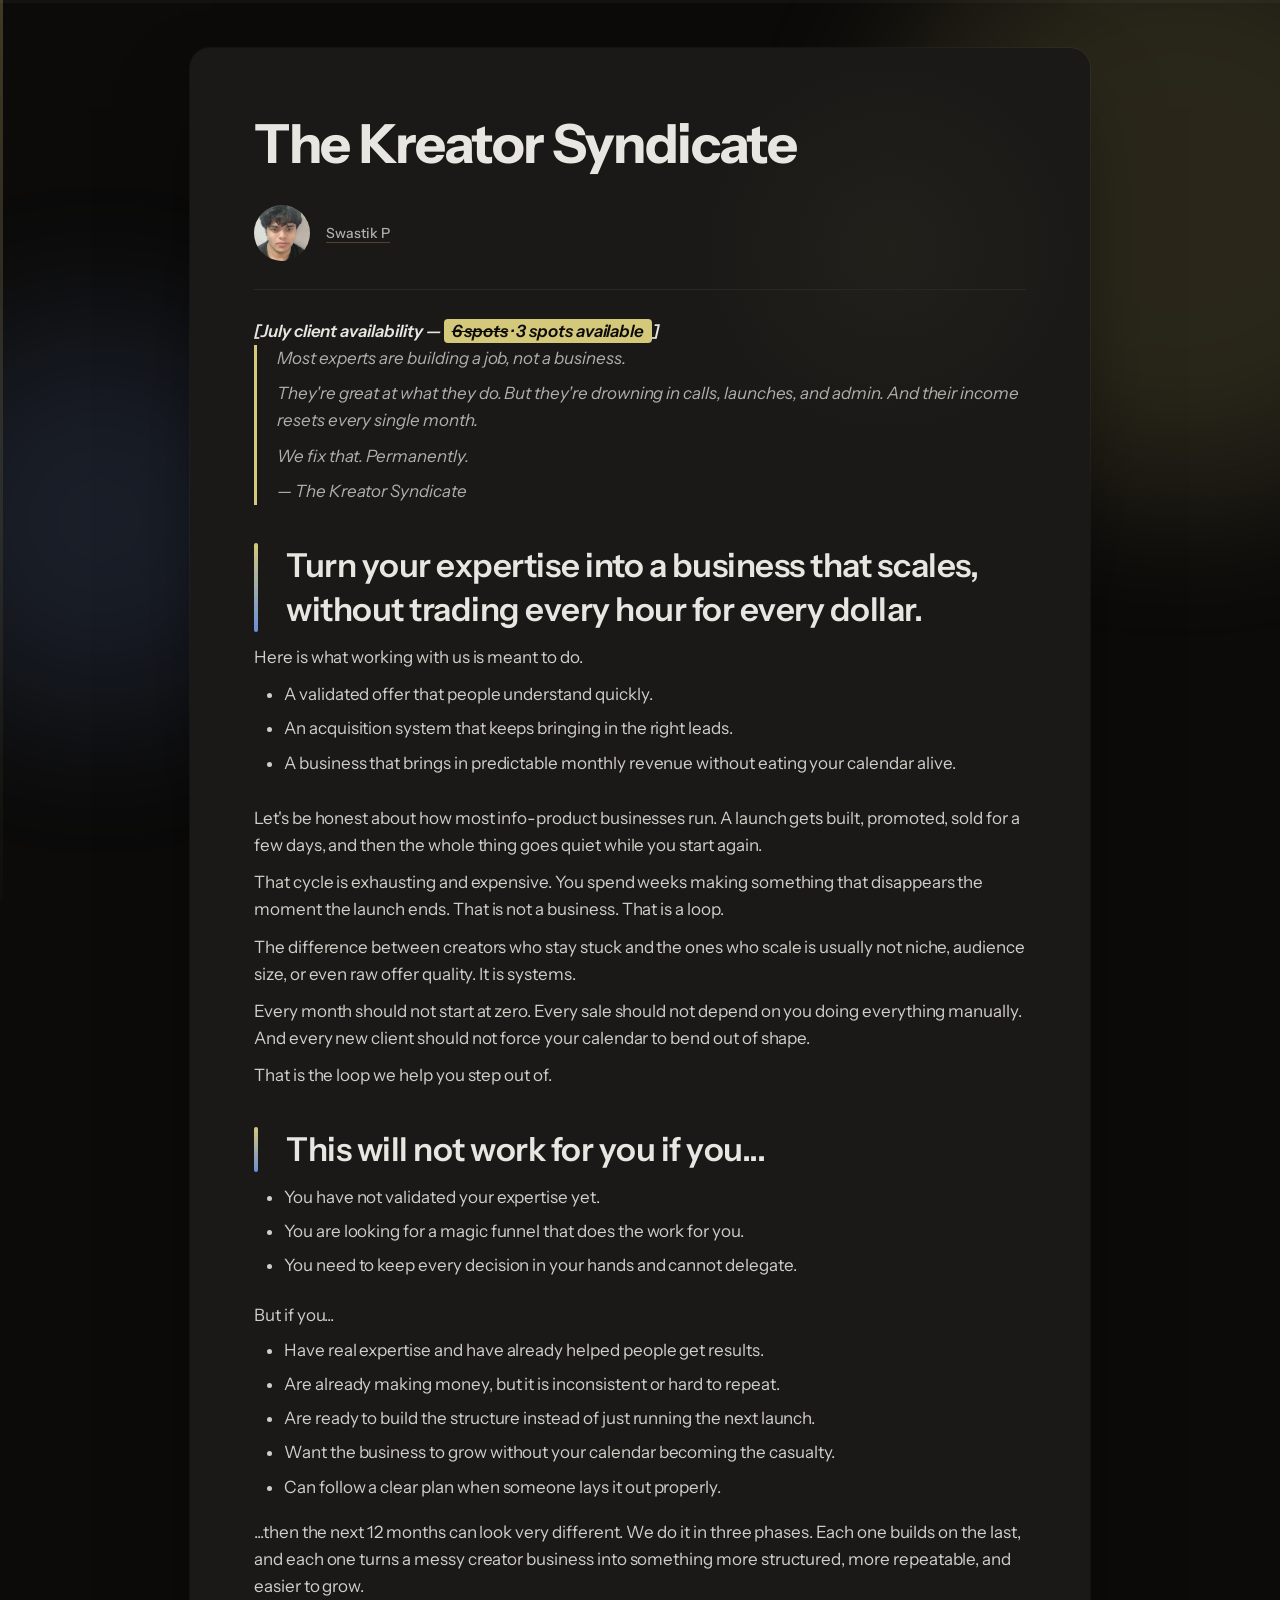
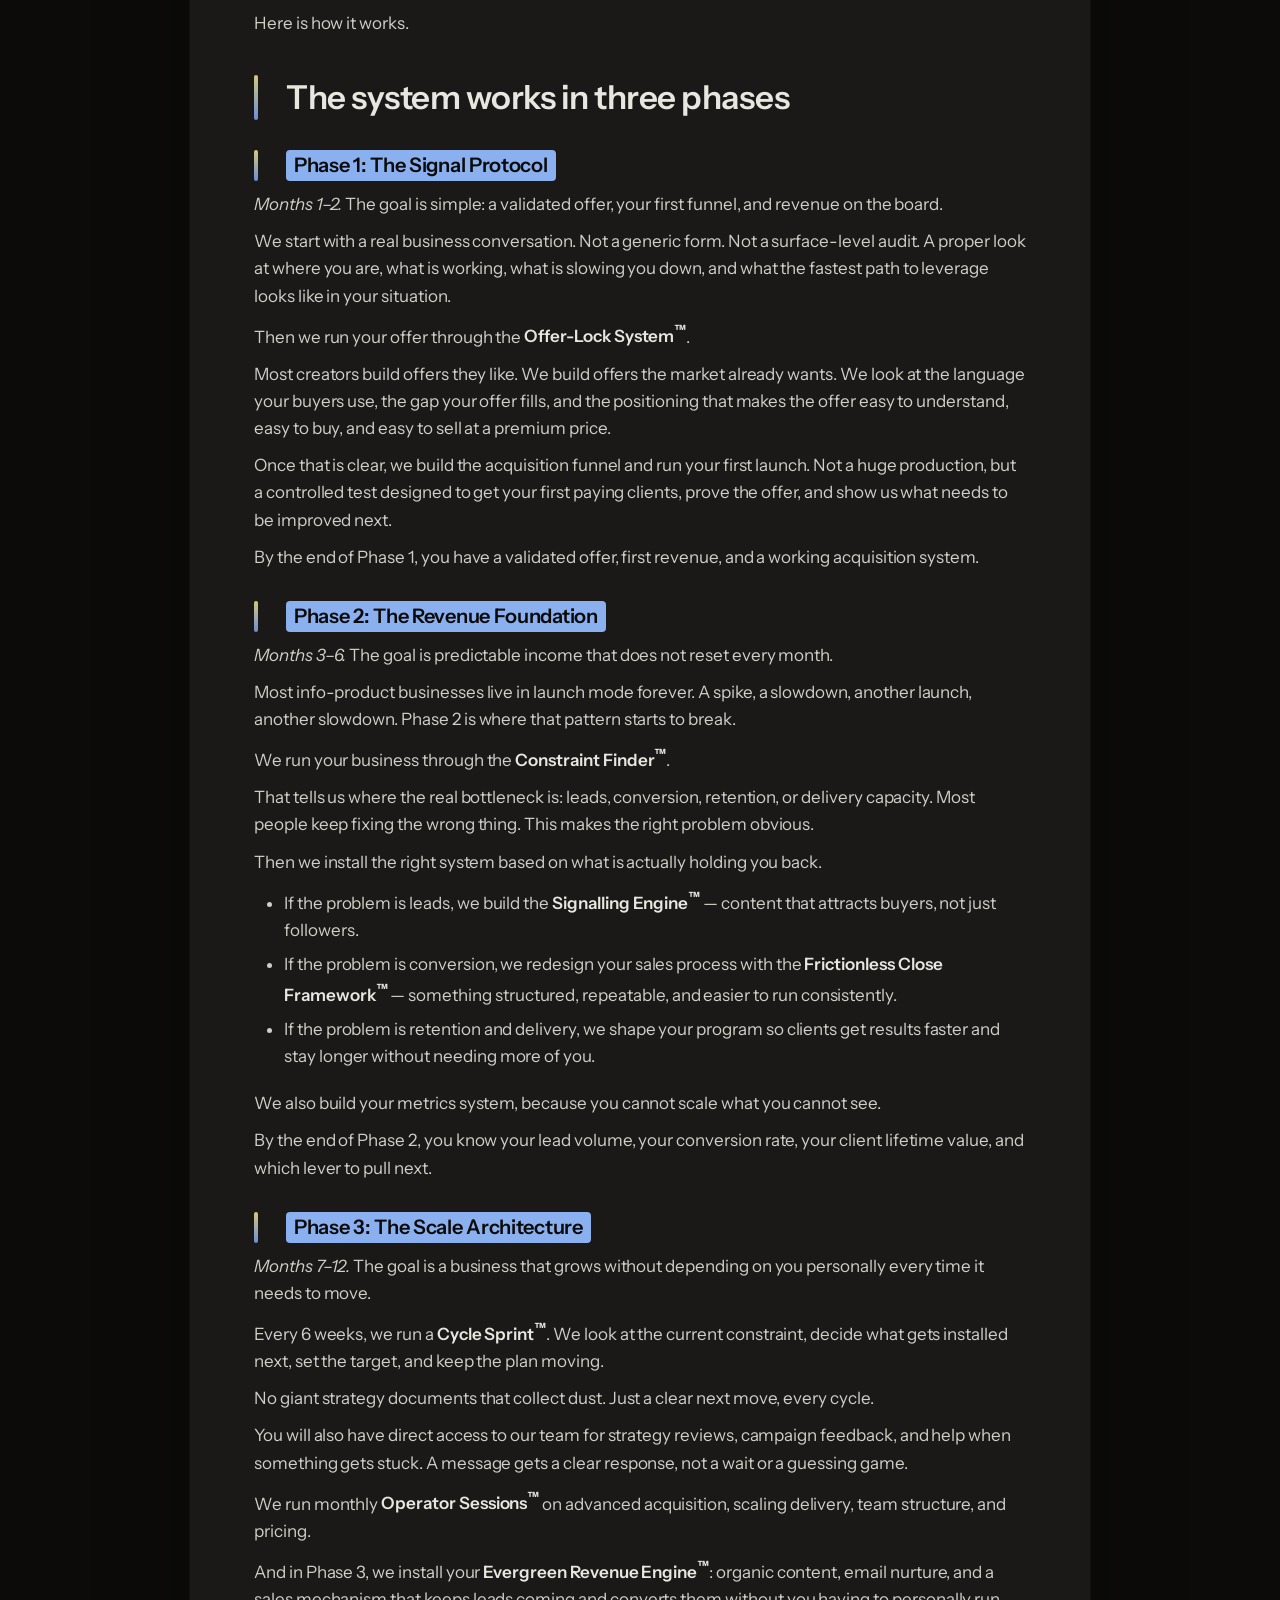
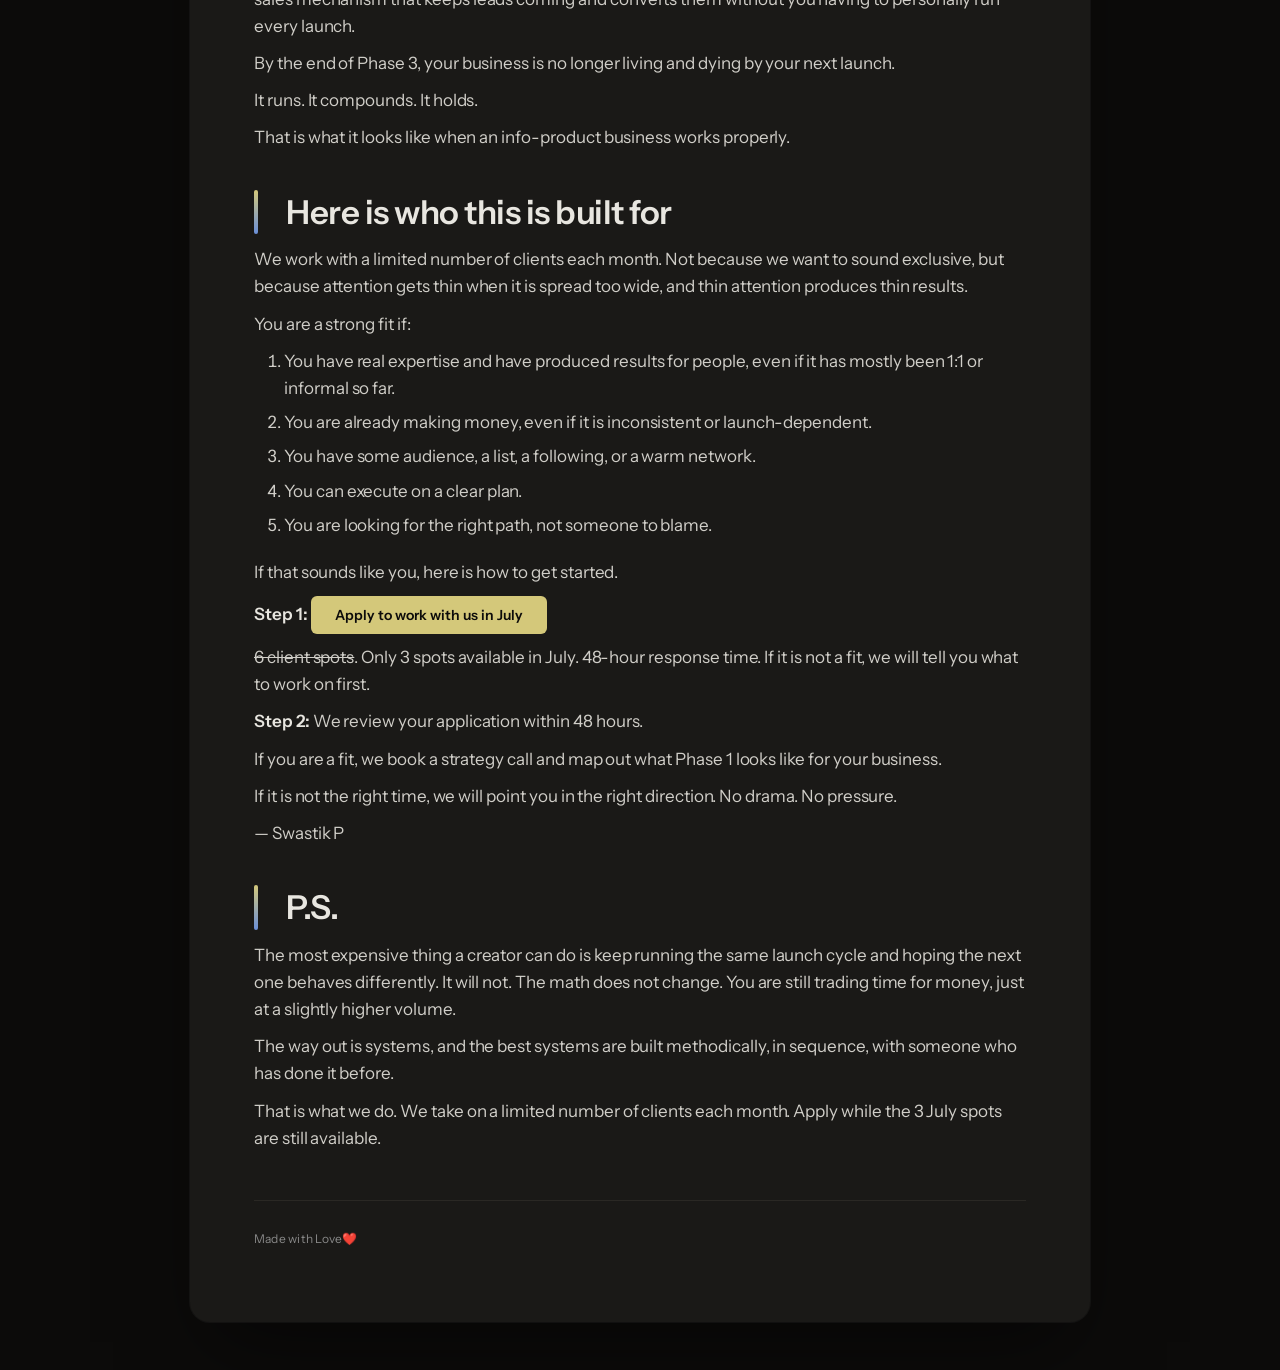
<file: index.html>
<!DOCTYPE html>
<html lang="en">
<head>
  <meta charset="UTF-8">
  <meta name="viewport" content="width=device-width, initial-scale=1.0">
  <title>The Kreator Syndicate</title>
  <meta name="description" content="We help info-product creators build scalable businesses through proprietary systems — from validated offers to evergreen revenue engines. Limited client availability each month.">
  <meta property="og:title" content="The Kreator Syndicate">
  <meta property="og:description" content="Turn your expertise into a business that scales — without trading every hour for every dollar.">
  <meta property="og:type" content="website">
  <meta property="og:url" content="https://thekreatorsyndicate.github.io/">
  <meta property="og:image" content="https://rddi4oqi0m.ufs.sh/f/R4O1Bn3aTOy5FmR2vTVdACr0Wx5XHZioztDKlwYIM2TQnBbV">
  <link rel="stylesheet" href="./styles.css">

  <script type="text/javascript">
    (function(c,l,a,r,i,t,y){
        c[a]=c[a]||function(){(c[a].q=c[a].q||[]).push(arguments)};
        t=l.createElement(r);t.async=1;t.src="https://www.clarity.ms/tag/"+i;
        y=l.getElementsByTagName(r)[0];y.parentNode.insertBefore(t,y);
    })(window, document, "clarity", "script", "wk4b1orqoj");
    window.clarity = window.clarity || function(){(window.clarity.q=window.clarity.q||[]).push(arguments);};
    window.clarity("identify", "debug-ready");
    console.log("[Clarity] Script injected, tag: wk4b1orqoj");
</script>
</head>
<body>
  <!-- Progress bar -->
  <div class="progress-bar">
    <div class="progress-bar-fill" id="progressFill"></div>
  </div>
  
  <!-- Background orbs -->
  <div class="parallax-bg">
    <div class="parallax-orb parallax-orb-1" id="orb1"></div>
    <div class="parallax-orb parallax-orb-2" id="orb2"></div>
  </div>
  
  <!-- Left accent rail -->
  <div class="accent-rail"></div>
  
  <!-- Main layout -->
  <div class="layout">
    <div class="content-wrapper">
      <article>
        <h1 class="page-entrance">The Kreator Syndicate</h1>

        <div class="author page-entrance page-entrance-delay-1">
          <img src="assets/pfp.png" alt="Swastik P." class="author-avatar">
          <div class="author-name"><a href="about.html" style="color: inherit; text-decoration: none; border-bottom: 1px solid rgba(201,168,76,0.3);">Swastik P</a></div>
        </div>

        <div class="page-entrance page-entrance-delay-2">
          <strong><em>[July client availability — </em></strong><strong class="highlight-yellow"><em><s>6 spots</s> · 3 spots available</em></strong><strong><em>]</em></strong>
        </div>

        <blockquote class="page-entrance page-entrance-delay-2">
          <p><em>Most experts are building a job, not a business.</em></p>
          <p><em>They're great at what they do. But they're drowning in calls, launches, and admin. And their income resets every single month.</em></p>
          <p><em>We fix that. Permanently.</em></p>
          
          <p><em>— The Kreator Syndicate</em></p>
        </blockquote>

        <h2 class="reveal">Turn your expertise into a business that scales, without trading every hour for every dollar.</h2>

        <div class="section-intro">
          <p>Here is what working with us is meant to do.</p>
          <ul class="section-list compact-list">
            <li>A validated offer that people understand quickly.</li>
            <li>An acquisition system that keeps bringing in the right leads.</li>
            <li>A business that brings in predictable monthly revenue without eating your calendar alive.</li>
          </ul>
        </div>

        <div class="section">
          <p>Let's be honest about how most info-product businesses run. A launch gets built, promoted, sold for a few days, and then the whole thing goes quiet while you start again.</p>
          <p>That cycle is exhausting and expensive. You spend weeks making something that disappears the moment the launch ends. That is not a business. That is a loop.</p>
          <p>The difference between creators who stay stuck and the ones who scale is usually not niche, audience size, or even raw offer quality. It is systems.</p>
          <p>Every month should not start at zero. Every sale should not depend on you doing everything manually. And every new client should not force your calendar to bend out of shape.</p>
          <p>That is the loop we help you step out of.</p>
        </div>

        <h2 class="reveal">This will not work for you if you...</h2>

        <ul class="section-list">
          <li>You have not validated your expertise yet.</li>
          <li>You are looking for a magic funnel that does the work for you.</li>
          <li>You need to keep every decision in your hands and cannot delegate.</li>
        </ul>

        <p class="list-kicker">But if you...</p>

        <ul class="section-list">
          <li>Have real expertise and have already helped people get results.</li>
          <li>Are already making money, but it is inconsistent or hard to repeat.</li>
          <li>Are ready to build the structure instead of just running the next launch.</li>
          <li>Want the business to grow without your calendar becoming the casualty.</li>
          <li>Can follow a clear plan when someone lays it out properly.</li>
        </ul>

        <p>...then the next 12 months can look very different. We do it in three phases. Each one builds on the last, and each one turns a messy creator business into something more structured, more repeatable, and easier to grow.</p>

        <p>Here is how it works.</p>

        <h2 class="reveal">The system works in three phases</h2>

        <h2 class="reveal phase-subheading"><strong class="highlight-blue">Phase 1: The Signal Protocol</strong></h2>
        <p><em>Months 1–2.</em> The goal is simple: a validated offer, your first funnel, and revenue on the board.</p>

        <p>We start with a real business conversation. Not a generic form. Not a surface-level audit. A proper look at where you are, what is working, what is slowing you down, and what the fastest path to leverage looks like in your situation.</p>

        <p>Then we run your offer through the <strong>Offer-Lock System<sup>&trade;</sup></strong>.</p>

        <p>Most creators build offers they like. We build offers the market already wants. We look at the language your buyers use, the gap your offer fills, and the positioning that makes the offer easy to understand, easy to buy, and easy to sell at a premium price.</p>

        <p>Once that is clear, we build the acquisition funnel and run your first launch. Not a huge production, but a controlled test designed to get your first paying clients, prove the offer, and show us what needs to be improved next.</p>

        <p>By the end of Phase 1, you have a validated offer, first revenue, and a working acquisition system.</p>

        <h2 class="reveal phase-subheading"><strong class="highlight-blue">Phase 2: The Revenue Foundation</strong></h2>
        <p><em>Months 3–6.</em> The goal is predictable income that does not reset every month.</p>

        <p>Most info-product businesses live in launch mode forever. A spike, a slowdown, another launch, another slowdown. Phase 2 is where that pattern starts to break.</p>

        <p>We run your business through the <strong>Constraint Finder<sup>&trade;</sup></strong>.</p>

        <p>That tells us where the real bottleneck is: leads, conversion, retention, or delivery capacity. Most people keep fixing the wrong thing. This makes the right problem obvious.</p>

        <p>Then we install the right system based on what is actually holding you back.</p>

        <ul>
          <li>If the problem is leads, we build the <strong>Signalling Engine<sup>&trade;</sup></strong> — content that attracts buyers, not just followers.</li>
          <li>If the problem is conversion, we redesign your sales process with the <strong>Frictionless Close Framework<sup>&trade;</sup></strong> — something structured, repeatable, and easier to run consistently.</li>
          <li>If the problem is retention and delivery, we shape your program so clients get results faster and stay longer without needing more of you.</li>
        </ul>

        <p>We also build your metrics system, because you cannot scale what you cannot see.</p>

        <p>By the end of Phase 2, you know your lead volume, your conversion rate, your client lifetime value, and which lever to pull next.</p>

        <h2 class="reveal phase-subheading"><strong class="highlight-blue">Phase 3: The Scale Architecture</strong></h2>
        <p><em>Months 7–12.</em> The goal is a business that grows without depending on you personally every time it needs to move.</p>

        <p>Every 6 weeks, we run a <strong>Cycle Sprint<sup>&trade;</sup></strong>. We look at the current constraint, decide what gets installed next, set the target, and keep the plan moving.</p>

        <p>No giant strategy documents that collect dust. Just a clear next move, every cycle.</p>

        <p>You will also have direct access to our team for strategy reviews, campaign feedback, and help when something gets stuck. A message gets a clear response, not a wait or a guessing game.</p>

        <p>We run monthly <strong>Operator Sessions<sup>&trade;</sup></strong> on advanced acquisition, scaling delivery, team structure, and pricing.</p>

        <p>And in Phase 3, we install your <strong>Evergreen Revenue Engine<sup>&trade;</sup></strong>: organic content, email nurture, and a sales mechanism that keeps leads coming and converts them without you having to personally run every launch.</p>

        <p>By the end of Phase 3, your business is no longer living and dying by your next launch.</p>

        <p>It runs. It compounds. It holds.</p>

        <p>That is what it looks like when an info-product business works properly.</p>

        <h2 class="reveal">Here is who this is built for</h2>

        <p>We work with a limited number of clients each month. Not because we want to sound exclusive, but because attention gets thin when it is spread too wide, and thin attention produces thin results.</p>

        <p>You are a strong fit if:</p>

        <ol>
          <li>You have real expertise and have produced results for people, even if it has mostly been 1:1 or informal so far.</li>
          <li>You are already making money, even if it is inconsistent or launch-dependent.</li>
          <li>You have some audience, a list, a following, or a warm network.</li>
          <li>You can execute on a clear plan.</li>
          <li>You are looking for the right path, not someone to blame.</li>
        </ol>

        <p>If that sounds like you, here is how to get started.</p>

        <p><strong>Step 1:</strong> <button class="cta-button" id="applyBtn">Apply to work with us in July</button></p>

        <p><s>6 client spots</s>. Only 3 spots available in July. 48-hour response time. If it is not a fit, we will tell you what to work on first.</p>

        <p><strong>Step 2:</strong> We review your application within 48 hours.</p>
        <p>If you are a fit, we book a strategy call and map out what Phase 1 looks like for your business.</p>

        <p>If it is not the right time, we will point you in the right direction. No drama. No pressure.</p>

        <p>— Swastik P</p>

        <h2 class="reveal">P.S.</h2>

        <p>The most expensive thing a creator can do is keep running the same launch cycle and hoping the next one behaves differently. It will not. The math does not change. You are still trading time for money, just at a slightly higher volume.</p>

        <p>The way out is systems, and the best systems are built methodically, in sequence, with someone who has done it before.</p>

        <p>That is what we do. We take on a limited number of clients each month. Apply while the 3 July spots are still available.</p>
      </article>

      <footer class="footer-note">
        <p>Made with Love❤️</p>
      </footer>
    </div>
  </div>

  <script>
    (function() {
      const progressFill = document.getElementById('progressFill');
      const reveals = document.querySelectorAll('.reveal');
      const orbs = [document.getElementById('orb1'), document.getElementById('orb2')];

      function updateProgress() {
        const scrollTop = window.scrollY;
        const docHeight = document.documentElement.scrollHeight - window.innerHeight;
        const progress = docHeight > 0 ? scrollTop / docHeight : 0;
        if (progressFill) progressFill.style.transform = `scaleX(${progress})`;

        reveals.forEach(el => {
          if (el.getBoundingClientRect().top < window.innerHeight * 0.85) {
            el.classList.add('reveal-visible');
          }
        });
      }

      function updateParallax() {
        const scrolled = window.scrollY;
        orbs.forEach((orb, i) => {
          if (orb) orb.style.transform = `translateY(${scrolled * (0.1 + i * 0.05)}px)`;
        });
      }

      updateProgress();

      window.addEventListener('scroll', () => {
        updateProgress();
        updateParallax();
      }, { passive: true });
    })();

    // Cal.com — open in new tab
    document.getElementById('applyBtn').addEventListener('click', function() {
      window.open('https://cal.com/swastikp/ccc', '_blank');
    });
  </script>
</body>
</html>
</file>
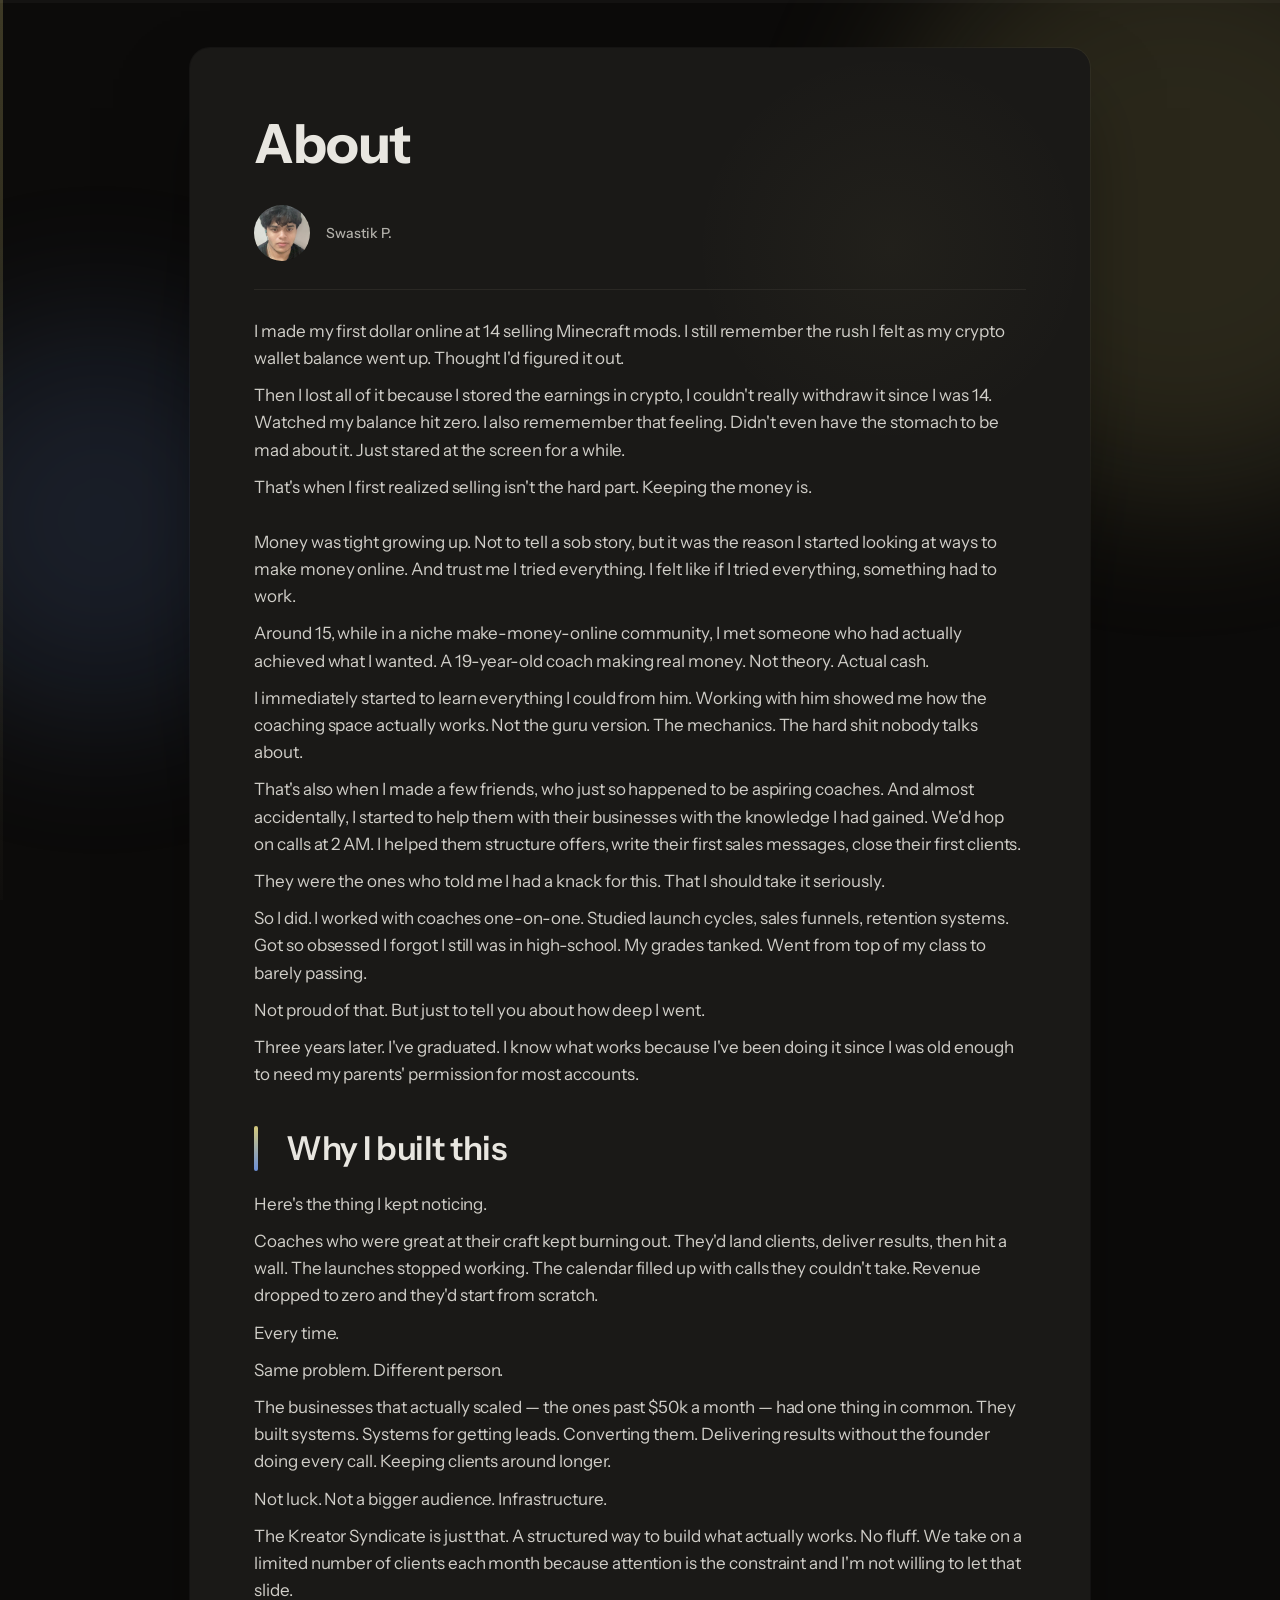
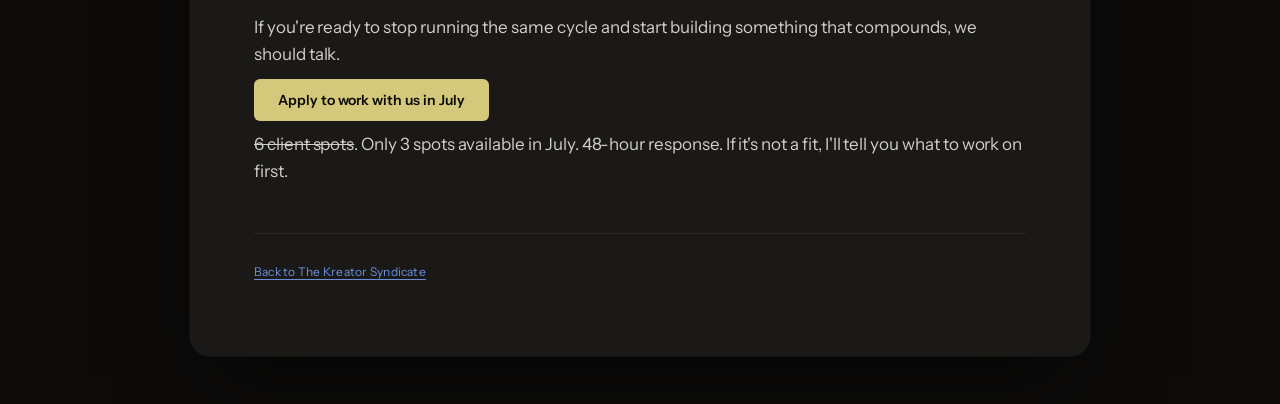
<file: about.html>
<!DOCTYPE html>
<html lang="en">
<head>
  <meta charset="UTF-8">
  <meta name="viewport" content="width=device-width, initial-scale=1.0">
  <title>About — The Kreator Syndicate</title>
  <link rel="stylesheet" href="./styles.css">
  <script type="text/javascript">
    (function(c,l,a,r,i,t,y){
        c[a]=c[a]||function(){(c[a].q=c[a].q||[]).push(arguments)};
        t=l.createElement(r);t.async=1;t.src="https://www.clarity.ms/tag/"+i;
        y=l.getElementsByTagName(r)[0];y.parentNode.insertBefore(t,y);
    })(window, document, "clarity", "script", "wk4b1orqoj");
</script>
</head>
<body>
  <div class="progress-bar">
    <div class="progress-bar-fill" id="progressFill"></div>
  </div>

  <div class="parallax-bg">
    <div class="parallax-orb parallax-orb-1" id="orb1"></div>
    <div class="parallax-orb parallax-orb-2" id="orb2"></div>
  </div>

  <div class="accent-rail"></div>

  <div class="layout">
    <div class="content-wrapper">
      <article>

        <h1 class="page-entrance">About</h1>

        <div class="author page-entrance page-entrance-delay-1">
          <img src="assets/pfp.png" alt="Swastik P." class="author-avatar">
          <div class="author-name">Swastik P.</div>
        </div>

        <div class="section page-entrance page-entrance-delay-2">
          <p>I made my first dollar online at 14 selling Minecraft mods. I still remember the rush I felt as my crypto wallet balance went up. Thought I'd figured it out.</p>
          <p>Then I lost all of it because I stored the earnings in crypto, I couldn't really withdraw it since I was 14. Watched my balance hit zero. I also rememember that feeling. Didn't even have the stomach to be mad about it. Just stared at the screen for a while.</p>
          <p>That's when I first realized selling isn't the hard part. Keeping the money is.</p>
        </div>

        <div class="section">
          <p>Money was tight growing up. Not to tell a sob story, but it was the reason I started looking at ways to make money online. And trust me I tried everything. I felt like if I tried everything, something had to work.</p>
          <p>Around 15, while in a niche make-money-online community, I met someone who had actually achieved what I wanted. A 19-year-old coach making real money. Not theory. Actual cash.</p>
          <p>I immediately started to learn everything I could from him. Working with him showed me how the coaching space actually works. Not the guru version. The mechanics. The hard shit nobody talks about.</p>

          <p>That's also when I made a few friends, who just so happened to be aspiring coaches. And almost accidentally, I started to help them with their businesses with the knowledge I had gained. We'd hop on calls at 2 AM. I helped them structure offers, write their first sales messages, close their first clients.</p>
          <p>They were the ones who told me I had a knack for this. That I should take it seriously.</p>

          <p>So I did. I worked with coaches one-on-one. Studied launch cycles, sales funnels, retention systems. Got so obsessed I forgot I still was in high-school. My grades tanked. Went from top of my class to barely passing.</p>
          <p>Not proud of that. But just to tell you about how deep I went.</p>

          <p>Three years later. I've graduated. I know what works because I've been doing it since I was old enough to need my parents' permission for most accounts.</p>
        </div>

        <h2 class="reveal">Why I built this</h2>

        <div class="section">
          <p>Here's the thing I kept noticing.</p>
          <p>Coaches who were great at their craft kept burning out. They'd land clients, deliver results, then hit a wall. The launches stopped working. The calendar filled up with calls they couldn't take. Revenue dropped to zero and they'd start from scratch.</p>
          <p>Every time.</p>

          <p>Same problem. Different person.</p>

          <p>The businesses that actually scaled — the ones past $50k a month — had one thing in common. They built systems. Systems for getting leads. Converting them. Delivering results without the founder doing every call. Keeping clients around longer.</p>
          <p>Not luck. Not a bigger audience. Infrastructure.</p>

          <p>The Kreator Syndicate is just that. A structured way to build what actually works. No fluff. We take on a limited number of clients each month because attention is the constraint and I'm not willing to let that slide.</p>

          <p>If you're ready to stop running the same cycle and start building something that compounds, we should talk.</p>

          <p><a href="https://cal.com/swastikp/ccc" target="_blank" rel="noreferrer" class="cta-button">Apply to work with us in July</a></p>
          <p><s>6 client spots</s>. Only 3 spots available in July. 48-hour response. If it's not a fit, I'll tell you what to work on first.</p>
        </div>

      </article>

      <footer class="footer-note">
        <p><a href="index.html" style="color: var(--color-blue); text-decoration: underline;">Back to The Kreator Syndicate</a></p>
      </footer>
    </div>
  </div>

  <script>
    (function() {
      const progressFill = document.getElementById('progressFill');
      const reveals = document.querySelectorAll('.reveal');
      const orbs = [document.getElementById('orb1'), document.getElementById('orb2')];

      function updateProgress() {
        const scrollTop = window.scrollY;
        const docHeight = document.documentElement.scrollHeight - window.innerHeight;
        const progress = docHeight > 0 ? scrollTop / docHeight : 0;
        if (progressFill) progressFill.style.transform = `scaleX(${progress})`;

        reveals.forEach(el => {
          if (el.getBoundingClientRect().top < window.innerHeight * 0.85) {
            el.classList.add('reveal-visible');
          }
        });
      }

      function updateParallax() {
        const scrolled = window.scrollY;
        orbs.forEach((orb, i) => {
          if (orb) orb.style.transform = `translateY(${scrolled * (0.1 + i * 0.05)}px)`;
        });
      }

      updateProgress();

      window.addEventListener('scroll', () => {
        updateProgress();
        updateParallax();
      }, { passive: true });
    })();
  </script>
</body>
</html>
</file>
<file: styles.css>
@import url('https://fonts.googleapis.com/css2?family=Instrument+Sans:wght@400;500;600;700&display=swap');

:root {
  --font-body: 'Instrument Sans', -apple-system, BlinkMacSystemFont, sans-serif;
  --text-xs: 0.75rem;
  --text-sm: 0.875rem;
  --text-base: 1.0625rem;
  --text-lg: 1.25rem;
  --text-xl: 1.625rem;
  --text-2xl: 2.0625rem;
  --text-3xl: 2.625rem;
  --text-4xl: 3.375rem;
  --leading-tight: 1.2;
  --leading-snug: 1.35;
  --leading-normal: 1.6;
  --leading-relaxed: 1.75;
  --space-xs: 6px;
  --space-sm: 14px;
  --space-md: 28px;
  --space-lg: 48px;
  --space-xl: 64px;
  --space-2xl: 96px;
  
  --color-gold: #d4c87a;
  --color-gold-light: #e8e0a8;
  --color-gold-dark: #b8a852;
  --color-blue: #6a8fd8;
  --color-blue-light: #8ab0f0;
  --color-bg: #0c0b0a;
  --color-surface: #1a1917;
  --color-surface-elevated: #22211f;
  --color-border: #2a2824;
  --color-text: #d0cec8;
  --color-text-muted: #b0aea8;
  --color-text-heading: #e8e6e0;
}

* {
  margin: 0;
  padding: 0;
  box-sizing: border-box;
}

html {
  font-kerning: normal;
  -webkit-font-smoothing: antialiased;
  -moz-osx-font-smoothing: grayscale;
  scroll-behavior: smooth;
}

body {
  font-family: var(--font-body);
  background-color: var(--color-bg);
  color: var(--color-text);
  font-size: var(--text-base);
  line-height: var(--leading-normal);
  letter-spacing: -0.003em;
  padding: 48px 24px;
  min-height: 100vh;
}

/* Progress indicator */
.progress-bar {
  position: fixed;
  top: 0;
  left: 0;
  width: 100%;
  height: 3px;
  background: rgba(255,255,255,0.03);
  z-index: 1000;
}

.progress-bar-fill {
  height: 100%;
  background: linear-gradient(90deg, var(--color-gold), var(--color-blue));
  transform-origin: left;
  transform: scaleX(0);
}

/* Main layout */
.layout {
  display: grid;
  grid-template-columns: 1fr minmax(auto, 900px) 1fr;
  gap: var(--space-xl);
  max-width: 1600px;
  margin: 0 auto;
  position: relative;
}

.content-wrapper {
  grid-column: 2;
  background-color: var(--color-surface);
  border-radius: 20px;
  padding: var(--space-xl);
  box-shadow: 0 0 0 1px rgba(255,255,255,0.04),
              0 40px 80px -20px rgba(0,0,0,0.5);
  position: relative;
  overflow: hidden;
}

.content-wrapper::before {
  content: '';
  position: absolute;
  top: 0;
  right: 0;
  width: 400px;
  height: 400px;
  background: radial-gradient(circle at center, rgba(212, 200, 122, 0.04) 0%, transparent 70%);
  pointer-events: none;
}

/* Left accent rail */
.accent-rail {
  position: fixed;
  left: 0;
  top: 0;
  width: 3px;
  height: 100vh;
  background: linear-gradient(180deg, var(--color-gold) 0%, var(--color-surface) 100%);
  opacity: 0.25;
}

/* Typography */
h1 {
  font-size: var(--text-4xl);
  font-weight: 700;
  color: var(--color-text-heading);
  line-height: var(--leading-tight);
  letter-spacing: -0.025em;
  margin-bottom: var(--space-xs);
}

h2 {
  font-size: var(--text-2xl);
  font-weight: 600;
  color: var(--color-text-heading);
  line-height: var(--leading-snug);
  letter-spacing: -0.015em;
  margin: 38px 0 12px 0;
  position: relative;
  padding-left: 32px;
  display: flex;
  align-items: center;
  gap: 0;
}

h2::before {
  content: '';
  position: absolute;
  left: 0;
  top: 0;
  width: 4px;
  height: 100%;
  background: linear-gradient(180deg, var(--color-gold), var(--color-blue));
  border-radius: 2px;
}

h2.phase-subheading {
  font-size: var(--text-lg);
  font-weight: 600;
  color: var(--color-text-muted);
  margin: 30px 0 10px;
}

/* Sections */
.section {
  margin: 20px 0 28px;
}

.section-intro {
  margin: 12px 0 28px 0;
}

.section-list {
  margin: 8px 0 18px 30px;
}

.compact-list {
  margin-bottom: 0;
}

.list-kicker {
  margin: 22px 0 8px;
}

.section-divider {
  margin: var(--space-lg) 0;
  border-bottom: 1px solid var(--color-border);
  padding-bottom: var(--space-lg);
}

.section-final {
  margin: var(--space-lg) 0 var(--space-sm) 0;
}

blockquote {
  border-left: 3px solid var(--color-gold);
  padding-left: 20px;
  margin: 0 0 32px 0;
  font-style: italic;
  color: var(--color-text-muted);
}

blockquote p {
  margin: 0 0 8px 0;
}

blockquote p:last-child {
  margin-bottom: 0;
}

p {
  margin: 0 0 10px 0;
}

ul, ol {
  margin: 0 0 20px 30px;
}

li {
  margin-bottom: 7px;
}

strong {
  font-weight: 600;
  color: var(--color-text-heading);
}

em {
  font-style: italic;
}

/* Highlighting */
.highlight {
  background-color: var(--color-surface-elevated);
  color: var(--color-text-heading);
  padding: 2px 8px;
  border-radius: 4px;
}

.highlight-yellow {
  background-color: var(--color-gold);
  color: var(--color-bg);
  padding: 2px 8px;
  border-radius: 4px;
  font-weight: 600;
}

.highlight-blue {
  background-color: var(--color-blue-light);
  color: var(--color-bg);
  padding: 2px 8px;
  border-radius: 4px;
  font-weight: 600;
}

a {
  color: var(--color-blue);
  text-decoration: none;
  text-underline-offset: 3px;
  background-image: linear-gradient(var(--color-blue), var(--color-blue));
  background-size: 0% 1px;
  background-position: 0 100%;
  background-repeat: no-repeat;
  transition: background-size 0.3s ease, color 0.2s ease;
}

a:hover {
  color: var(--color-blue-light);
  background-size: 100% 1px;
}

/* CTA Button */
.cta-button {
  display: inline-block;
  background-color: var(--color-gold);
  color: var(--color-bg);
  padding: 10px 24px;
  border-radius: 6px;
  font-weight: 600;
  font-size: var(--text-sm);
  text-decoration: none;
  transition: transform 0.2s cubic-bezier(0.34, 1.56, 0.64, 1),
              box-shadow 0.2s ease;
  position: relative;
  border: none;
  cursor: pointer;
  font-family: var(--font-body);
}

.cta-button:hover {
  transform: translateY(-2px);
  box-shadow: 0 6px 20px rgba(212, 200, 122, 0.3);
  color: var(--color-bg);
}

.cta-button:active {
  transform: translateY(0);
  transition-duration: 0.1s;
}

/* Author section */
.author {
  display: flex;
  align-items: center;
  gap: 16px;
  margin: var(--space-md) 0;
  padding-bottom: var(--space-md);
  border-bottom: 1px solid var(--color-border);
}

.author-avatar {
  width: 56px;
  height: 56px;
  border-radius: 50%;
  background: linear-gradient(135deg, var(--color-surface-elevated) 0%, #3a3834 100%);
  position: relative;
  overflow: hidden;
  object-fit: cover;
}

.author-avatar[alt] {
  animation: none;
}

.author-avatar::after {
  content: '';
  position: absolute;
  inset: 0;
  background: linear-gradient(45deg, transparent 40%, rgba(212, 200, 122, 0.15) 50%, transparent 60%);
  transform: translateX(-100%);
  animation: shimmer 3s infinite;
}

@keyframes shimmer {
  100% { transform: translateX(100%); }
}

.author-name {
  font-weight: 500;
  color: var(--color-text-muted);
  font-size: var(--text-sm);
}

.footer-note {
  font-size: var(--text-xs);
  color: #888;
  margin-top: var(--space-lg);
  padding-top: var(--space-md);
  border-top: 1px solid var(--color-border);
  letter-spacing: 0.02em;
}

/* Section widths for visual rhythm */
.section-wide {
  margin: 0 -48px;
  padding: 0 48px;
}

.section-narrow {
  max-width: 90%;
}

/* Scroll-driven animations */
.reveal {
  opacity: 0;
  transform: translateY(32px);
}

.reveal-visible {
  animation: revealIn 0.6s ease-out forwards;
}

@keyframes revealIn {
  to {
    opacity: 1;
    transform: translateY(0);
  }
}

/* Staggered children */
.stagger-children > * {
  opacity: 0;
  transform: translateY(20px);
}

.stagger-children.visible > *:nth-child(1) { animation: revealIn 0.5s ease-out 0.1s forwards; }
.stagger-children.visible > *:nth-child(2) { animation: revealIn 0.5s ease-out 0.2s forwards; }
.stagger-children.visible > *:nth-child(3) { animation: revealIn 0.5s ease-out 0.3s forwards; }
.stagger-children.visible > *:nth-child(4) { animation: revealIn 0.5s ease-out 0.4s forwards; }
.stagger-children.visible > *:nth-child(5) { animation: revealIn 0.5s ease-out 0.5s forwards; }

/* Parallax depth */
.parallax-bg {
  position: fixed;
  top: 0;
  left: 0;
  width: 100%;
  height: 100%;
  pointer-events: none;
  z-index: -1;
}

.parallax-orb {
  position: absolute;
  border-radius: 50%;
  filter: blur(80px);
  opacity: 0.15;
}

.parallax-orb-1 {
  width: 600px;
  height: 600px;
  background: var(--color-gold);
  top: -100px;
  right: -200px;
}

.parallax-orb-2 {
  width: 400px;
  height: 400px;
  background: var(--color-blue);
  bottom: 20%;
  left: -100px;
}

/* Page entrance */
.page-entrance {
  animation: fadeSlideIn 0.8s ease-out both;
}

.page-entrance-delay-1 { animation-delay: 0.15s; }
.page-entrance-delay-2 { animation-delay: 0.3s; }
.page-entrance-delay-3 { animation-delay: 0.45s; }

@keyframes fadeSlideIn {
  from {
    opacity: 0;
    transform: translateY(24px);
  }
  to {
    opacity: 1;
    transform: translateY(0);
  }
}

/* Motion preferences */
@media (prefers-reduced-motion: reduce) {
  .page-entrance,
  .reveal-visible,
  .stagger-children.visible > * {
    animation: none;
    opacity: 1;
    transform: none;
  }
  
  .progress-bar-fill,
  .author-avatar::after {
    animation: none;
  }
  
  h2::before {
    opacity: 1;
    height: 60%;
  }
}

/* Responsive */
@media (max-width: 900px) {
  .layout {
    grid-template-columns: 1fr;
  }
  
  .content-wrapper {
    grid-column: 1;
    padding: var(--space-xl) var(--space-lg);
  }
  
  .accent-rail {
    display: none;
  }
}

@media (max-width: 640px) {
  body {
    padding: 24px 16px;
  }
  
  .content-wrapper {
    padding: var(--space-lg) var(--space-md);
    border-radius: 16px;
  }
  
  h1 {
    font-size: var(--text-3xl);
  }
  
  h2 {
    font-size: var(--text-xl);
    margin: var(--space-md) 0 var(--space-xs);
    padding-left: 0;
  }
  
  h2::before {
    display: none;
  }
  
  .section-wide {
    margin: 0;
    padding: 0;
  }
}
</file>
